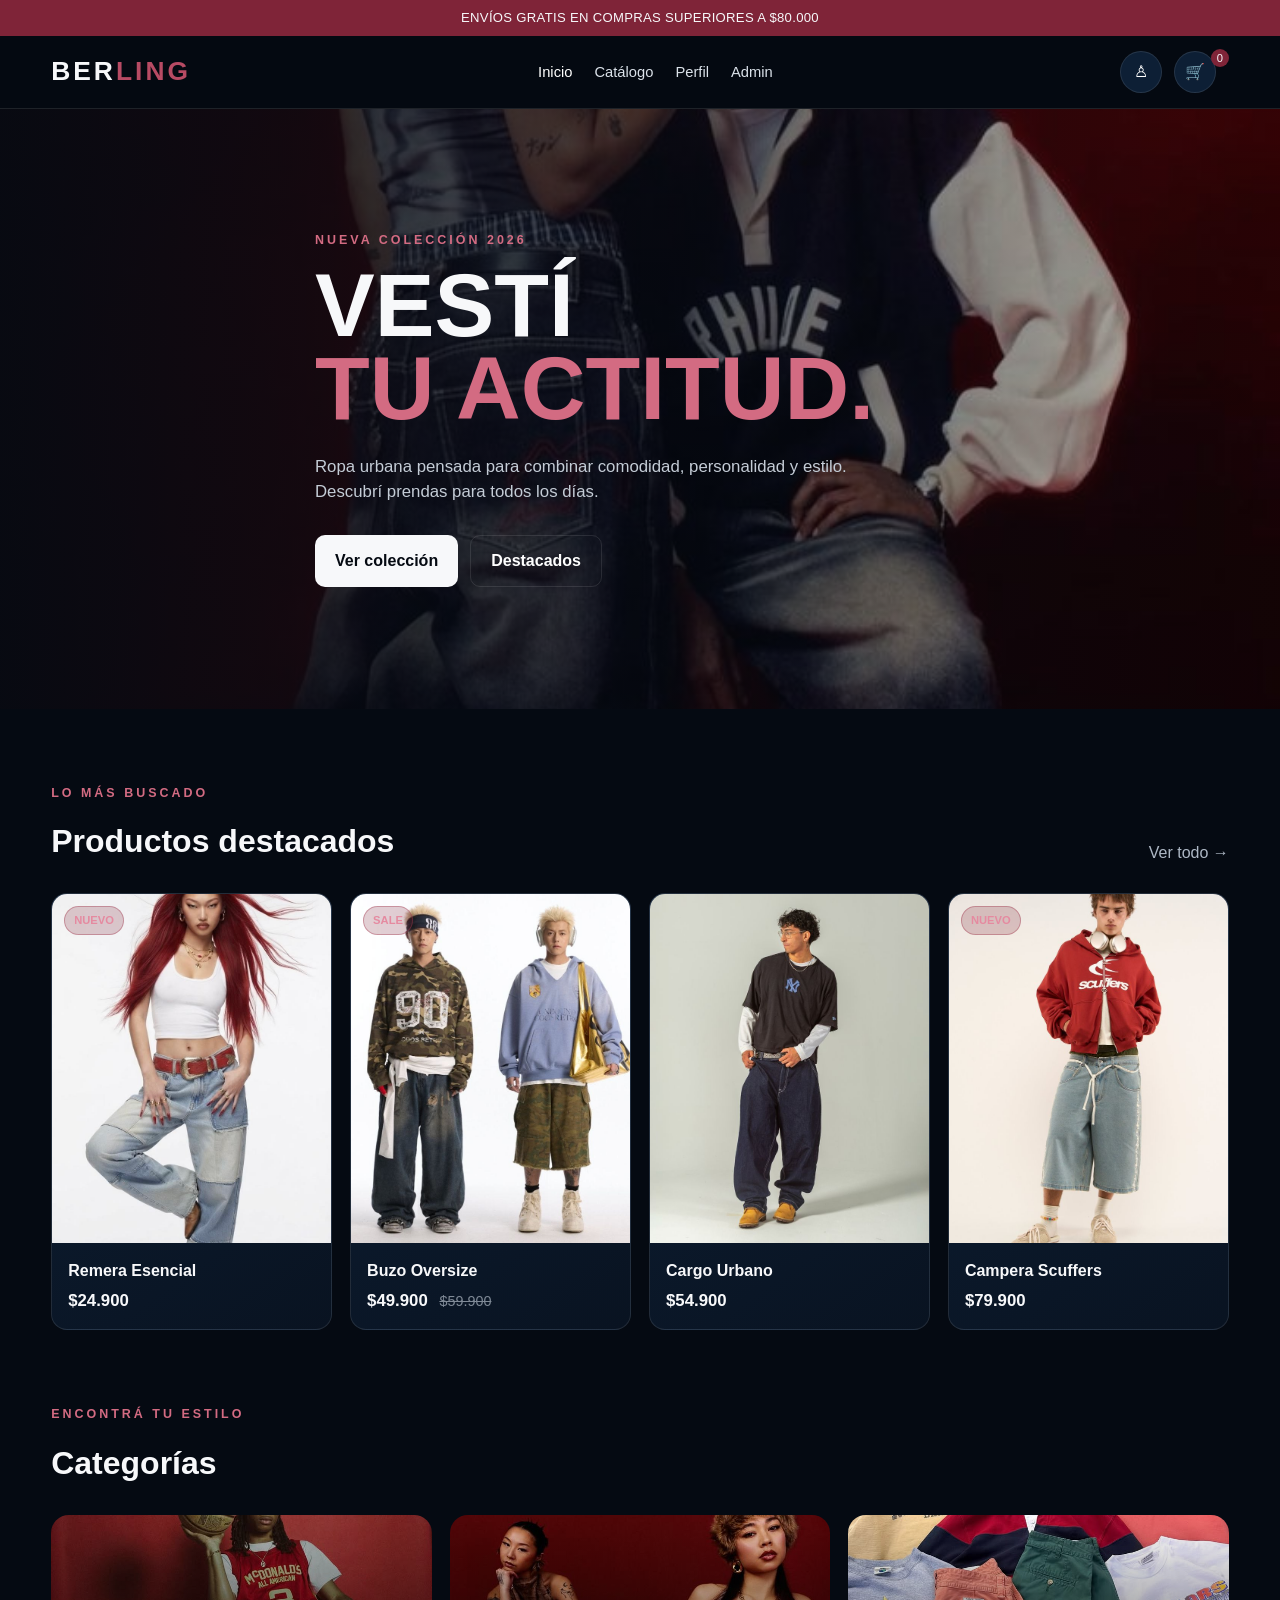
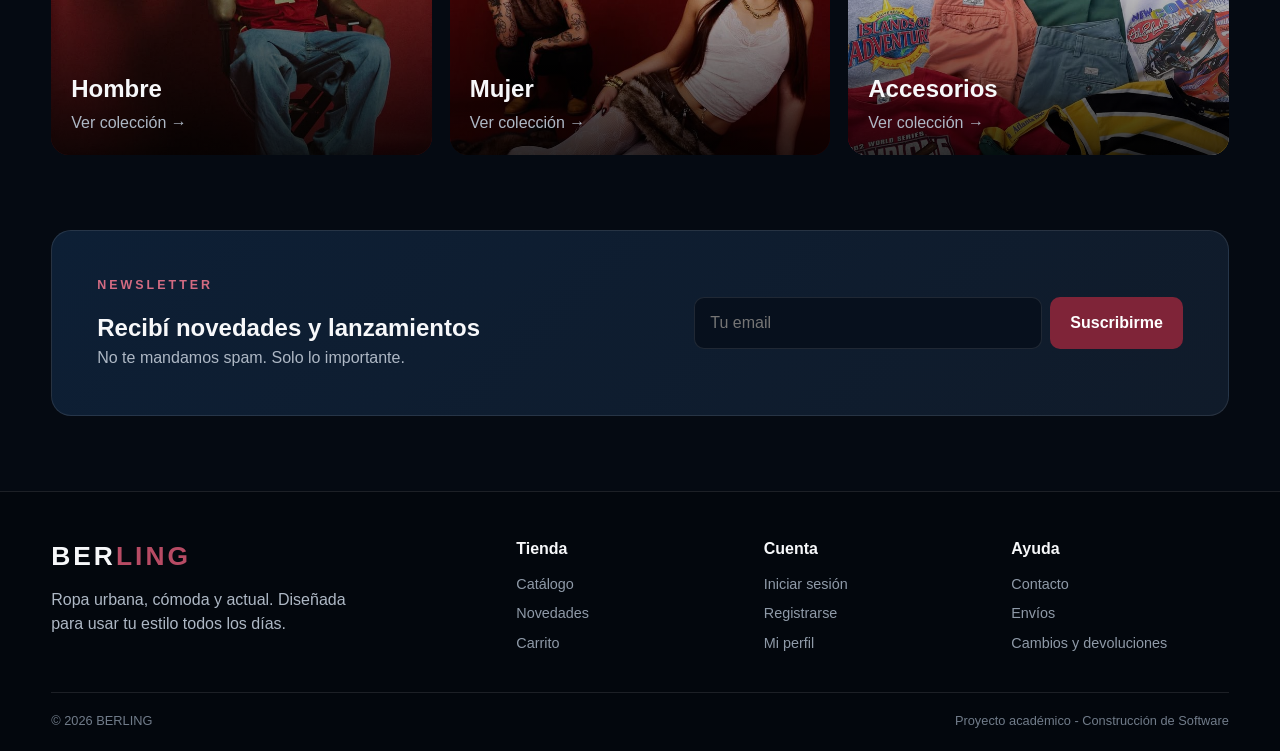
<file: index.html>
<!DOCTYPE html>
<html lang="es">
<head>
  <meta charset="UTF-8">
  <meta name="viewport" content="width=device-width, initial-scale=1.0">
  <meta name="description" content="BERLING - tienda online de ropa urbana">
  <title>Inicio | BERLING</title>
  <link rel="stylesheet" href="css/style.css">
</head>
<body>
  <div class="topbar">ENVÍOS GRATIS EN COMPRAS SUPERIORES A $80.000</div>
  <header>
    <div class="container nav">
      <a class="logo" href="index.html">BER<span>LING</span></a>
      <nav class="nav-links"><a class="active" href="index.html">Inicio</a><a class="" href="catalogo.html">Catálogo</a><a class="" href="perfil.html">Perfil</a><a class="" href="admin.html">Admin</a></nav>
      <div class="nav-actions">
        <a class="icon-btn" href="login.html" aria-label="Iniciar sesión">♙</a>
        <a class="icon-btn" href="carrito.html" aria-label="Carrito">🛒</a>
        <span class="cart-count" data-cart-count>0</span>
        <button class="icon-btn menu-btn" data-menu aria-label="Abrir menú">☰</button>
      </div>
    </div>
  </header>
  
<main>
<section class="hero">
  <div class="container hero-content">
    <div class="eyebrow">Nueva colección 2026</div>
    <h1>VESTÍ<br><span class="text-wine">TU ACTITUD.</span></h1>
    <p>Ropa urbana pensada para combinar comodidad, personalidad y estilo. Descubrí prendas para todos los días.</p>
    <div class="hero-buttons">
      <a class="btn btn-primary" href="catalogo.html">Ver colección</a>
      <a class="btn btn-outline" href="#destacados">Destacados</a>
    </div>
  </div>
</section>

<section class="section" id="destacados">
  <div class="container">
    <div class="section-head">
      <div><div class="eyebrow">Lo más buscado</div><h2 class="section-title">Productos destacados</h2></div>
      <a class="muted" href="catalogo.html">Ver todo →</a>
    </div>
    <div class="grid-4">
      <article class="card product-card">
        <span class="badge">NUEVO</span>
        <img class="product-img" src="imagenes/modelo7.jpg" alt="Remera urbana blanca">
        <div class="card-body"><div class="product-name">Remera Esencial</div><div class="price">$24.900</div></div>
      </article>
      <article class="card product-card">
        <span class="badge">SALE</span>
        <img class="product-img" src="imagenes/modelo3.jpg" alt="Buzo urbano">
        <div class="card-body"><div class="product-name">Buzo Oversize</div><div class="price">$49.900 <span class="old-price">$59.900</span></div></div>
      </article>
      <article class="card product-card">
        <img class="product-img" src="imagenes/modelo10.jpg" alt="Pantalón urbano">
        <div class="card-body"><div class="product-name">Cargo Urbano</div><div class="price">$54.900</div></div>
      </article>
      <article class="card product-card">
        <span class="badge">NUEVO</span>
        <img class="product-img" src="imagenes/modelo4.jpg" alt="Campera urbana">
        <div class="card-body"><div class="product-name">Campera Scuffers</div><div class="price">$79.900</div></div>
      </article>
    </div>
  </div>
</section>

<section class="section" style="padding-top:0">
  <div class="container">
    <div class="section-head"><div><div class="eyebrow">Encontrá tu estilo</div><h2 class="section-title">Categorías</h2></div></div>
    <div class="categories">
      <a class="category" style="background-image:url(imagenes/modelo12.jpg)" href="catalogo.html"><div class="category-content"><h3>Hombre</h3><span class="muted">Ver colección →</span></div></a>
      <a class="category" style="background-image:url(imagenes/modelos11.jpeg)" href="catalogo.html"><div class="category-content"><h3>Mujer</h3><span class="muted">Ver colección →</span></div></a>
      <a class="category" style="background-image:url(imagenes/accesorios.jpeg)" href="catalogo.html"><div class="category-content"><h3>Accesorios</h3><span class="muted">Ver colección →</span></div></a>
    </div>
  </div>
</section>

<section class="section" style="padding-top:0">
  <div class="container newsletter">
    <div><div class="eyebrow">Newsletter</div><h2>Recibí novedades y lanzamientos</h2><p class="muted">No te mandamos spam. Solo lo importante.</p></div>
    <form><input class="input" type="email" placeholder="Tu email" required><button class="btn btn-wine">Suscribirme</button></form>
  </div>
</section>
</main>

  <footer>
    <div class="container">
      <div class="footer-grid">
        <div><div class="logo">BER<span>LING</span></div><p class="muted" style="margin-top:12px;max-width:330px">Ropa urbana, cómoda y actual. Diseñada para usar tu estilo todos los días.</p></div>
        <div><div class="footer-title">Tienda</div><div class="footer-links"><a href="catalogo.html">Catálogo</a><a href="catalogo.html">Novedades</a><a href="carrito.html">Carrito</a></div></div>
        <div><div class="footer-title">Cuenta</div><div class="footer-links"><a href="login.html">Iniciar sesión</a><a href="registro.html">Registrarse</a><a href="perfil.html">Mi perfil</a></div></div>
        <div><div class="footer-title">Ayuda</div><div class="footer-links"><a href="#">Contacto</a><a href="#">Envíos</a><a href="#">Cambios y devoluciones</a></div></div>
      </div>
      <div class="footer-bottom"><span>© 2026 BERLING</span><span>Proyecto académico - Construcción de Software</span></div>
    </div>
  </footer>
  <script src="js/script.js"></script>
</body>
</html>
</file>
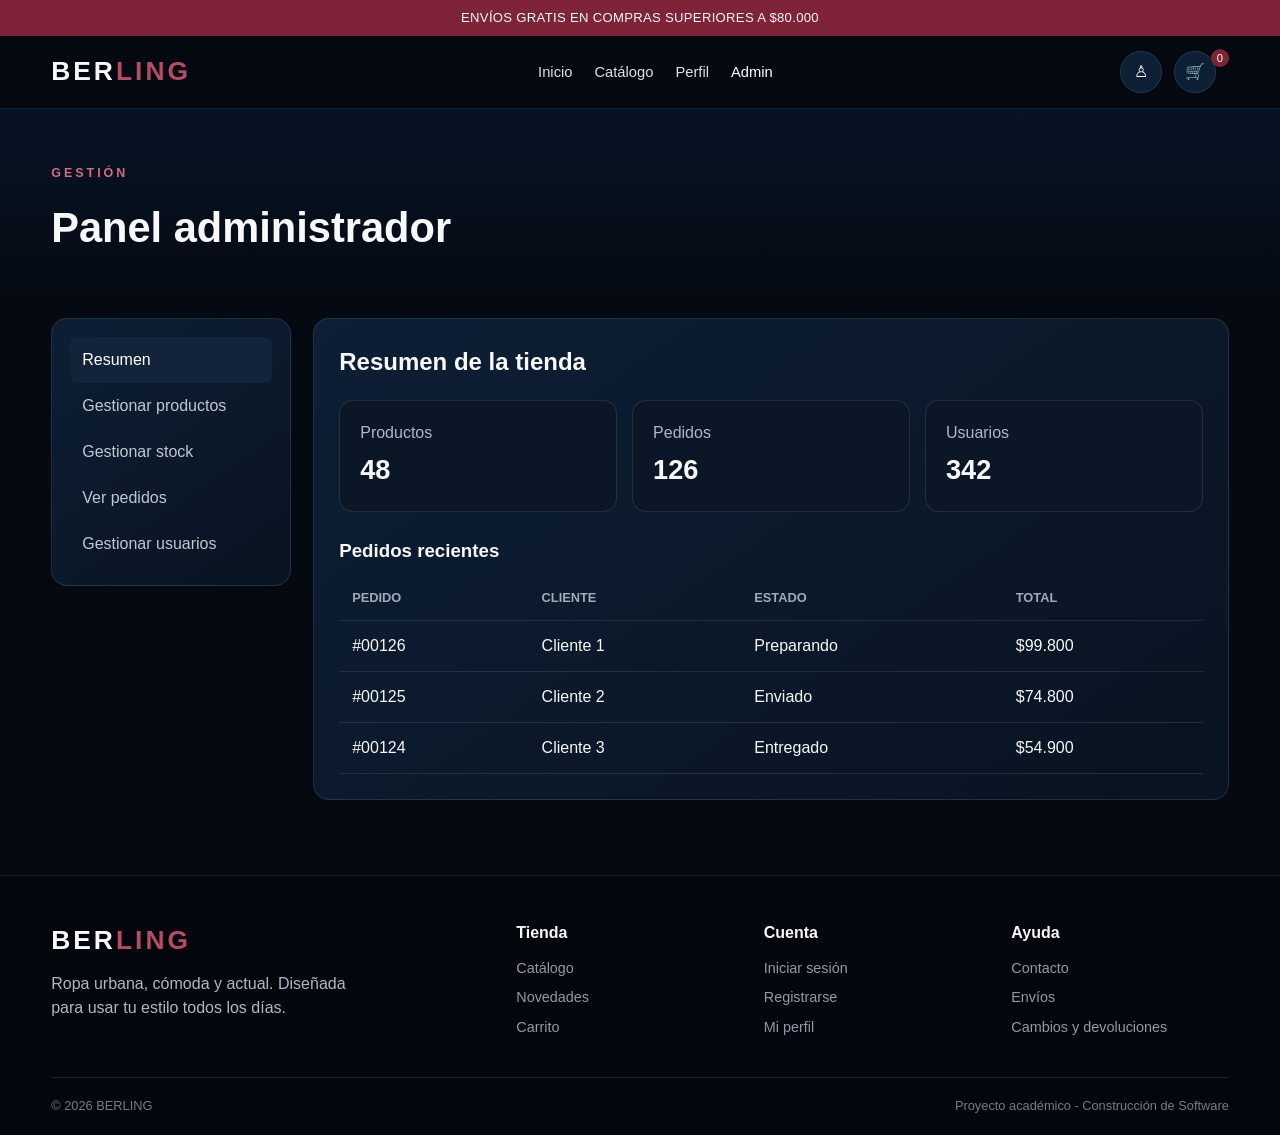
<file: admin.html>
<!DOCTYPE html>
<html lang="es">
<head>
  <meta charset="UTF-8">
  <meta name="viewport" content="width=device-width, initial-scale=1.0">
  <meta name="description" content="BERLING - tienda online de ropa urbana">
  <title>Administrador | BERLING</title>
  <link rel="stylesheet" href="css/style.css">
</head>
<body>
  <div class="topbar">ENVÍOS GRATIS EN COMPRAS SUPERIORES A $80.000</div>
  <header>
    <div class="container nav">
      <a class="logo" href="index.html">BER<span>LING</span></a>
      <nav class="nav-links"><a class="" href="index.html">Inicio</a><a class="" href="catalogo.html">Catálogo</a><a class="" href="perfil.html">Perfil</a><a class="active" href="admin.html">Admin</a></nav>
      <div class="nav-actions">
        <a class="icon-btn" href="login.html" aria-label="Iniciar sesión">♙</a>
        <a class="icon-btn" href="carrito.html" aria-label="Carrito">🛒</a>
        <span class="cart-count" data-cart-count>0</span>
        <button class="icon-btn menu-btn" data-menu aria-label="Abrir menú">☰</button>
      </div>
    </div>
  </header>
  
<main>
<section class="page-head"><div class="container"><div class="eyebrow">Gestión</div><h1>Panel administrador</h1></div></section>
<section class="section" style="padding-top:20px">
<div class="container admin-grid">
  <aside class="card sidebar"><a class="active" href="admin.html">Resumen</a><a href="#">Gestionar productos</a><a href="#">Gestionar stock</a><a href="#">Ver pedidos</a><a href="#">Gestionar usuarios</a></aside>
  <div class="card panel">
    <h2>Resumen de la tienda</h2>
    <div class="stat-grid" style="margin-top:20px">
      <div class="stat"><span class="muted">Productos</span><strong>48</strong></div>
      <div class="stat"><span class="muted">Pedidos</span><strong>126</strong></div>
      <div class="stat"><span class="muted">Usuarios</span><strong>342</strong></div>
    </div>
    <div class="table-wrap">
      <h3 style="margin-bottom:10px">Pedidos recientes</h3>
      <table><tr><th>Pedido</th><th>Cliente</th><th>Estado</th><th>Total</th></tr>
      <tr><td>#00126</td><td>Cliente 1</td><td>Preparando</td><td>$99.800</td></tr>
      <tr><td>#00125</td><td>Cliente 2</td><td>Enviado</td><td>$74.800</td></tr>
      <tr><td>#00124</td><td>Cliente 3</td><td>Entregado</td><td>$54.900</td></tr></table>
    </div>
  </div>
</div>
</section>
</main>

  <footer>
    <div class="container">
      <div class="footer-grid">
        <div><div class="logo">BER<span>LING</span></div><p class="muted" style="margin-top:12px;max-width:330px">Ropa urbana, cómoda y actual. Diseñada para usar tu estilo todos los días.</p></div>
        <div><div class="footer-title">Tienda</div><div class="footer-links"><a href="catalogo.html">Catálogo</a><a href="catalogo.html">Novedades</a><a href="carrito.html">Carrito</a></div></div>
        <div><div class="footer-title">Cuenta</div><div class="footer-links"><a href="login.html">Iniciar sesión</a><a href="registro.html">Registrarse</a><a href="perfil.html">Mi perfil</a></div></div>
        <div><div class="footer-title">Ayuda</div><div class="footer-links"><a href="#">Contacto</a><a href="#">Envíos</a><a href="#">Cambios y devoluciones</a></div></div>
      </div>
      <div class="footer-bottom"><span>© 2026 BERLING</span><span>Proyecto académico - Construcción de Software</span></div>
    </div>
  </footer>
  <script src="js/script.js"></script>
</body>
</html>
</file>
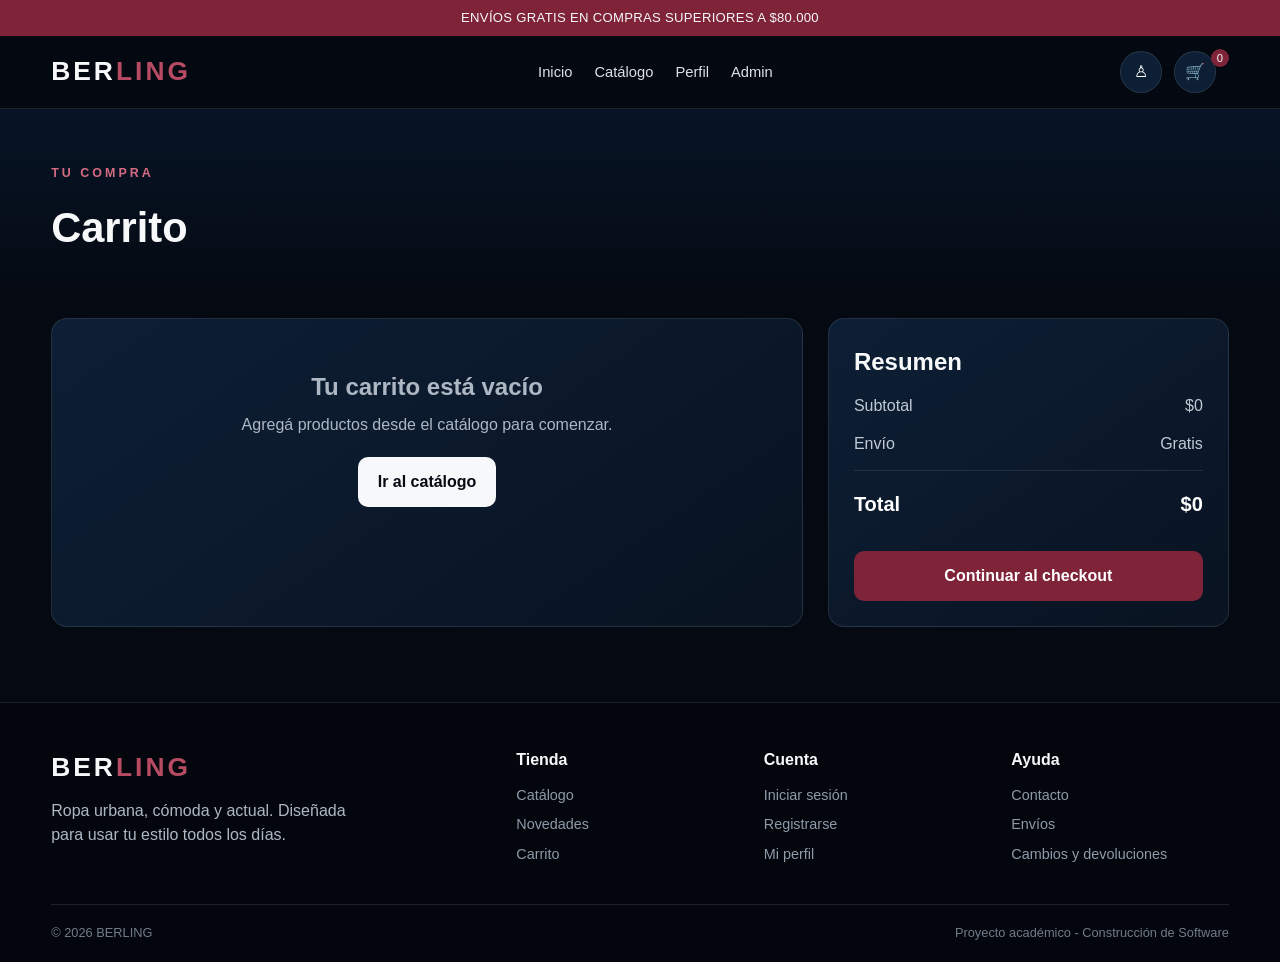
<file: carrito.html>
<!DOCTYPE html>
<html lang="es">
<head>
  <meta charset="UTF-8">
  <meta name="viewport" content="width=device-width, initial-scale=1.0">
  <meta name="description" content="BERLING - tienda online de ropa urbana">
  <title>Carrito | BERLING</title>
  <link rel="stylesheet" href="css/style.css">
</head>
<body>
  <div class="topbar">ENVÍOS GRATIS EN COMPRAS SUPERIORES A $80.000</div>
  <header>
    <div class="container nav">
      <a class="logo" href="index.html">BER<span>LING</span></a>
      <nav class="nav-links"><a class="" href="index.html">Inicio</a><a class="" href="catalogo.html">Catálogo</a><a class="" href="perfil.html">Perfil</a><a class="" href="admin.html">Admin</a></nav>
      <div class="nav-actions">
        <a class="icon-btn" href="login.html" aria-label="Iniciar sesión">♙</a>
        <a class="icon-btn" href="carrito.html" aria-label="Carrito">🛒</a>
        <span class="cart-count" data-cart-count>0</span>
        <button class="icon-btn menu-btn" data-menu aria-label="Abrir menú">☰</button>
      </div>
    </div>
  </header>
  
<main>
<section class="page-head"><div class="container"><div class="eyebrow">Tu compra</div><h1>Carrito</h1></div></section>
<section class="section" style="padding-top:20px">
<div class="container cart-layout">
  <div class="card">
    <div data-cart></div>
    <div class="empty" data-empty-cart>
      <h2>Tu carrito está vacío</h2>
      <p style="margin:8px 0 20px">Agregá productos desde el catálogo para comenzar.</p>
      <a class="btn btn-primary" href="catalogo.html">Ir al catálogo</a>
    </div>
  </div>
  <aside class="card summary">
    <h2>Resumen</h2>
    <div class="summary-row"><span>Subtotal</span><span data-subtotal>$0</span></div>
    <div class="summary-row"><span>Envío</span><span data-shipping>Gratis</span></div>
    <div class="summary-row summary-total"><span>Total</span><span data-total>$0</span></div>
    <a href="login.html" class="btn btn-wine" style="width:100%;margin-top:18px">Continuar al checkout</a>
  </aside>
</div>
</section>
</main>

  <footer>
    <div class="container">
      <div class="footer-grid">
        <div><div class="logo">BER<span>LING</span></div><p class="muted" style="margin-top:12px;max-width:330px">Ropa urbana, cómoda y actual. Diseñada para usar tu estilo todos los días.</p></div>
        <div><div class="footer-title">Tienda</div><div class="footer-links"><a href="catalogo.html">Catálogo</a><a href="catalogo.html">Novedades</a><a href="carrito.html">Carrito</a></div></div>
        <div><div class="footer-title">Cuenta</div><div class="footer-links"><a href="login.html">Iniciar sesión</a><a href="registro.html">Registrarse</a><a href="perfil.html">Mi perfil</a></div></div>
        <div><div class="footer-title">Ayuda</div><div class="footer-links"><a href="#">Contacto</a><a href="#">Envíos</a><a href="#">Cambios y devoluciones</a></div></div>
      </div>
      <div class="footer-bottom"><span>© 2026 BERLING</span><span>Proyecto académico - Construcción de Software</span></div>
    </div>
  </footer>
  <script src="js/script.js"></script>
</body>
</html>
</file>
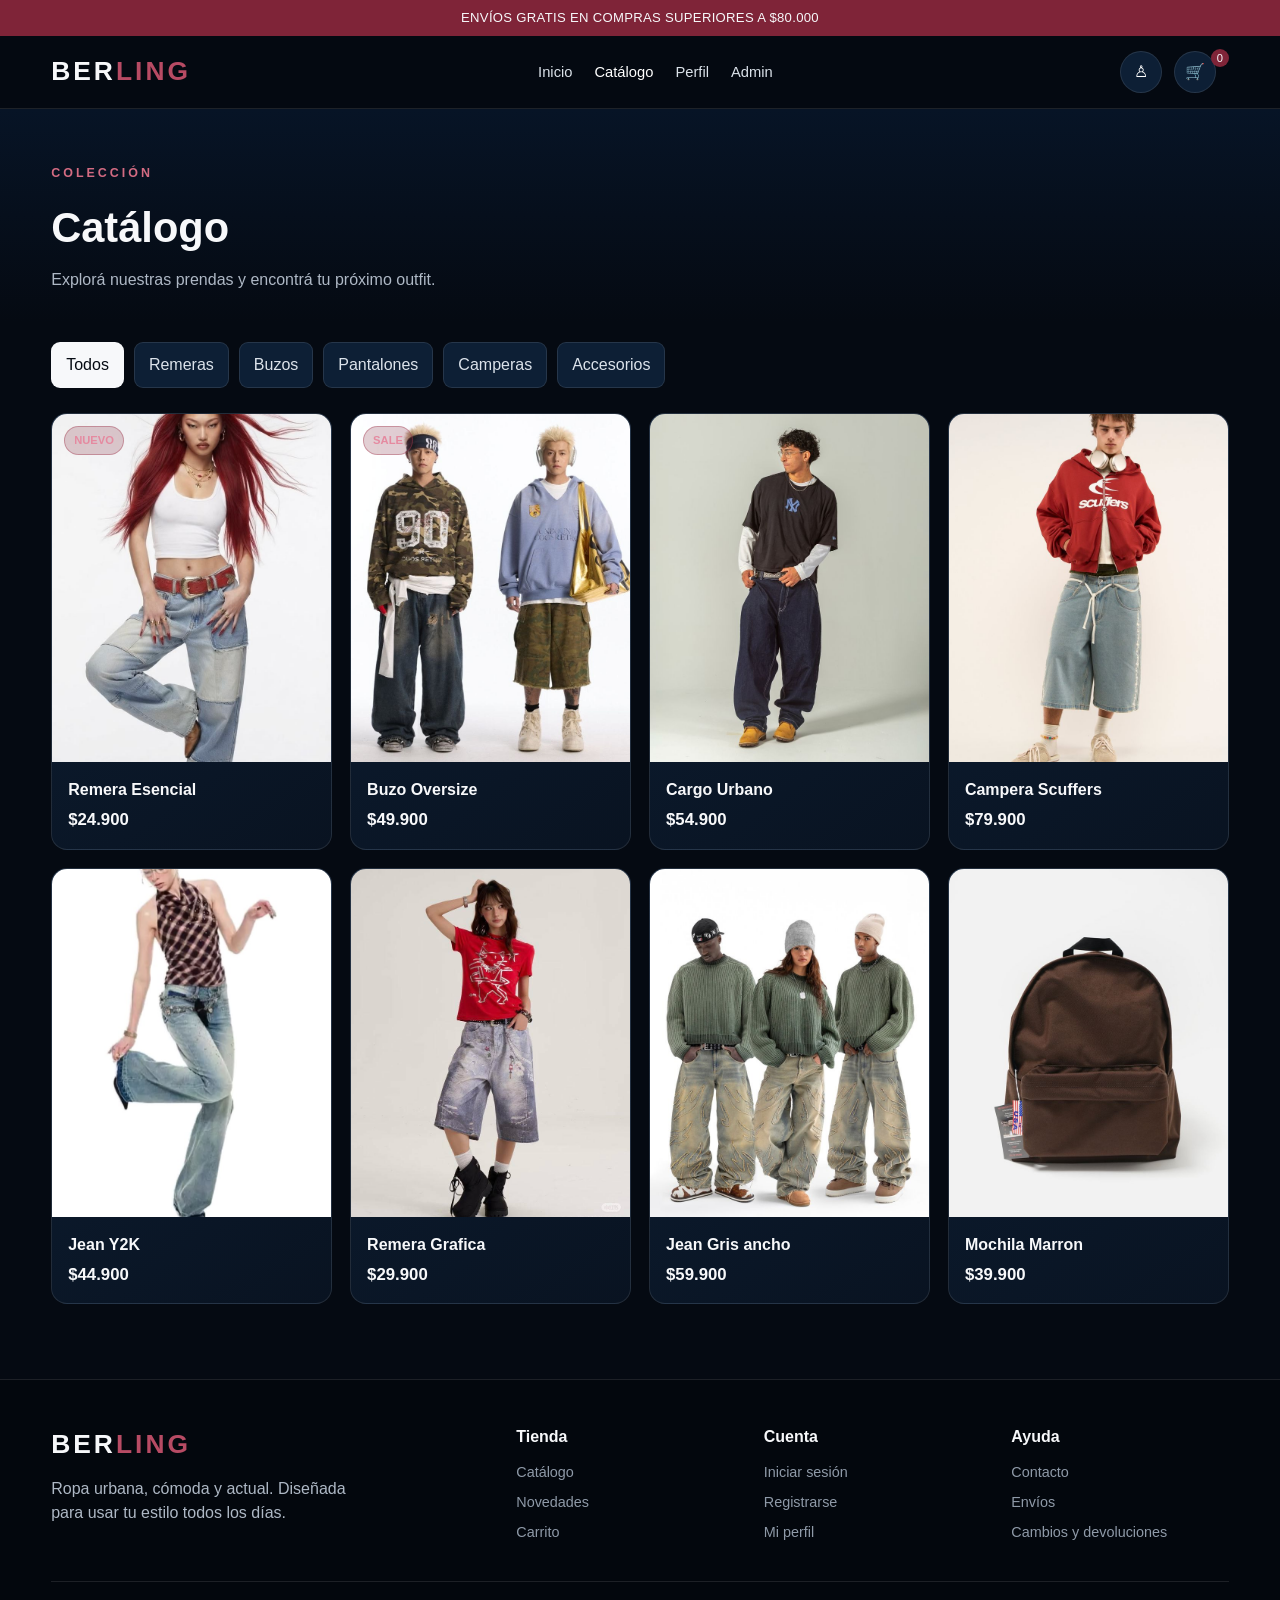
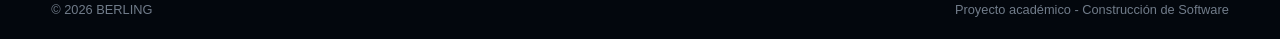
<file: catalogo.html>
<!DOCTYPE html>
<html lang="es">
<head>
  <meta charset="UTF-8">
  <meta name="viewport" content="width=device-width, initial-scale=1.0">
  <meta name="description" content="BERLING - tienda online de ropa urbana">
  <title>Catálogo | BERLING</title>
  <link rel="stylesheet" href="css/style.css">
</head>
<body>
  <div class="topbar">ENVÍOS GRATIS EN COMPRAS SUPERIORES A $80.000</div>
  <header>
    <div class="container nav">
      <a class="logo" href="index.html">BER<span>LING</span></a>
      <nav class="nav-links"><a class="" href="index.html">Inicio</a><a class="active" href="catalogo.html">Catálogo</a><a class="" href="perfil.html">Perfil</a><a class="" href="admin.html">Admin</a></nav>
      <div class="nav-actions">
        <a class="icon-btn" href="login.html" aria-label="Iniciar sesión">♙</a>
        <a class="icon-btn" href="carrito.html" aria-label="Carrito">🛒</a>
        <span class="cart-count" data-cart-count>0</span>
        <button class="icon-btn menu-btn" data-menu aria-label="Abrir menú">☰</button>
      </div>
    </div>
  </header>
  
<main>
<section class="page-head"><div class="container"><div class="eyebrow">Colección</div><h1>Catálogo</h1><p class="muted">Explorá nuestras prendas y encontrá tu próximo outfit.</p></div></section>
<section class="section" style="padding-top:20px">
<div class="container">
  <div class="filters">
    <button class="filter active">Todos</button><button class="filter">Remeras</button><button class="filter">Buzos</button><button class="filter">Pantalones</button><button class="filter">Camperas</button><button class="filter">Accesorios</button>
  </div>
  <div class="grid-4">
    <a class="card product-card" href="producto.html"><span class="badge">NUEVO</span><img class="product-img" src="imagenes/modelo7.jpg" alt="Remera Essential"><div class="card-body"><div class="product-name">Remera Esencial</div><div class="price">$24.900</div></div></a>
    <article class="card product-card"><span class="badge">SALE</span><img class="product-img" src="imagenes/modelo3.jpg" alt="Buzo Oversize"><div class="card-body"><div class="product-name">Buzo Oversize</div><div class="price">$49.900</div></div></article>
    <article class="card product-card"><img class="product-img" src="imagenes/modelo10.jpg" alt="Cargo Street"><div class="card-body"><div class="product-name">Cargo Urbano</div><div class="price">$54.900</div></div></article>
    <article class="card product-card"><img class="product-img" src="imagenes/modelo4.jpg" alt="Campera Varsity"><div class="card-body"><div class="product-name">Campera Scuffers</div><div class="price">$79.900</div></div></article>
    <article class="card product-card"><img class="product-img" src="imagenes/modelo8.jpg" alt="Hoodie"><div class="card-body"><div class="product-name">Jean Y2K</div><div class="price">$44.900</div></div></article>
    <article class="card product-card"><img class="product-img" src="imagenes/modelo9.jpg" alt="Remera gráfica"><div class="card-body"><div class="product-name">Remera Grafica</div><div class="price">$29.900</div></div></article>
    <article class="card product-card"><img class="product-img" src="imagenes/modelos2.jpg" alt="Jean"><div class="card-body"><div class="product-name">Jean Gris ancho</div><div class="price">$59.900</div></div></article>
    <article class="card product-card"><img class="product-img" src="imagenes/mochilalol.jpeg" alt="Mochila urbana"><div class="card-body"><div class="product-name">Mochila Marron</div><div class="price">$39.900</div></div></article>
  </div>
</div>
</section>
</main>

  <footer>
    <div class="container">
      <div class="footer-grid">
        <div><div class="logo">BER<span>LING</span></div><p class="muted" style="margin-top:12px;max-width:330px">Ropa urbana, cómoda y actual. Diseñada para usar tu estilo todos los días.</p></div>
        <div><div class="footer-title">Tienda</div><div class="footer-links"><a href="catalogo.html">Catálogo</a><a href="catalogo.html">Novedades</a><a href="carrito.html">Carrito</a></div></div>
        <div><div class="footer-title">Cuenta</div><div class="footer-links"><a href="login.html">Iniciar sesión</a><a href="registro.html">Registrarse</a><a href="perfil.html">Mi perfil</a></div></div>
        <div><div class="footer-title">Ayuda</div><div class="footer-links"><a href="#">Contacto</a><a href="#">Envíos</a><a href="#">Cambios y devoluciones</a></div></div>
      </div>
      <div class="footer-bottom"><span>© 2026 BERLING</span><span>Proyecto académico - Construcción de Software</span></div>
    </div>
  </footer>
  <script src="js/script.js"></script>
</body>
</html>
</file>
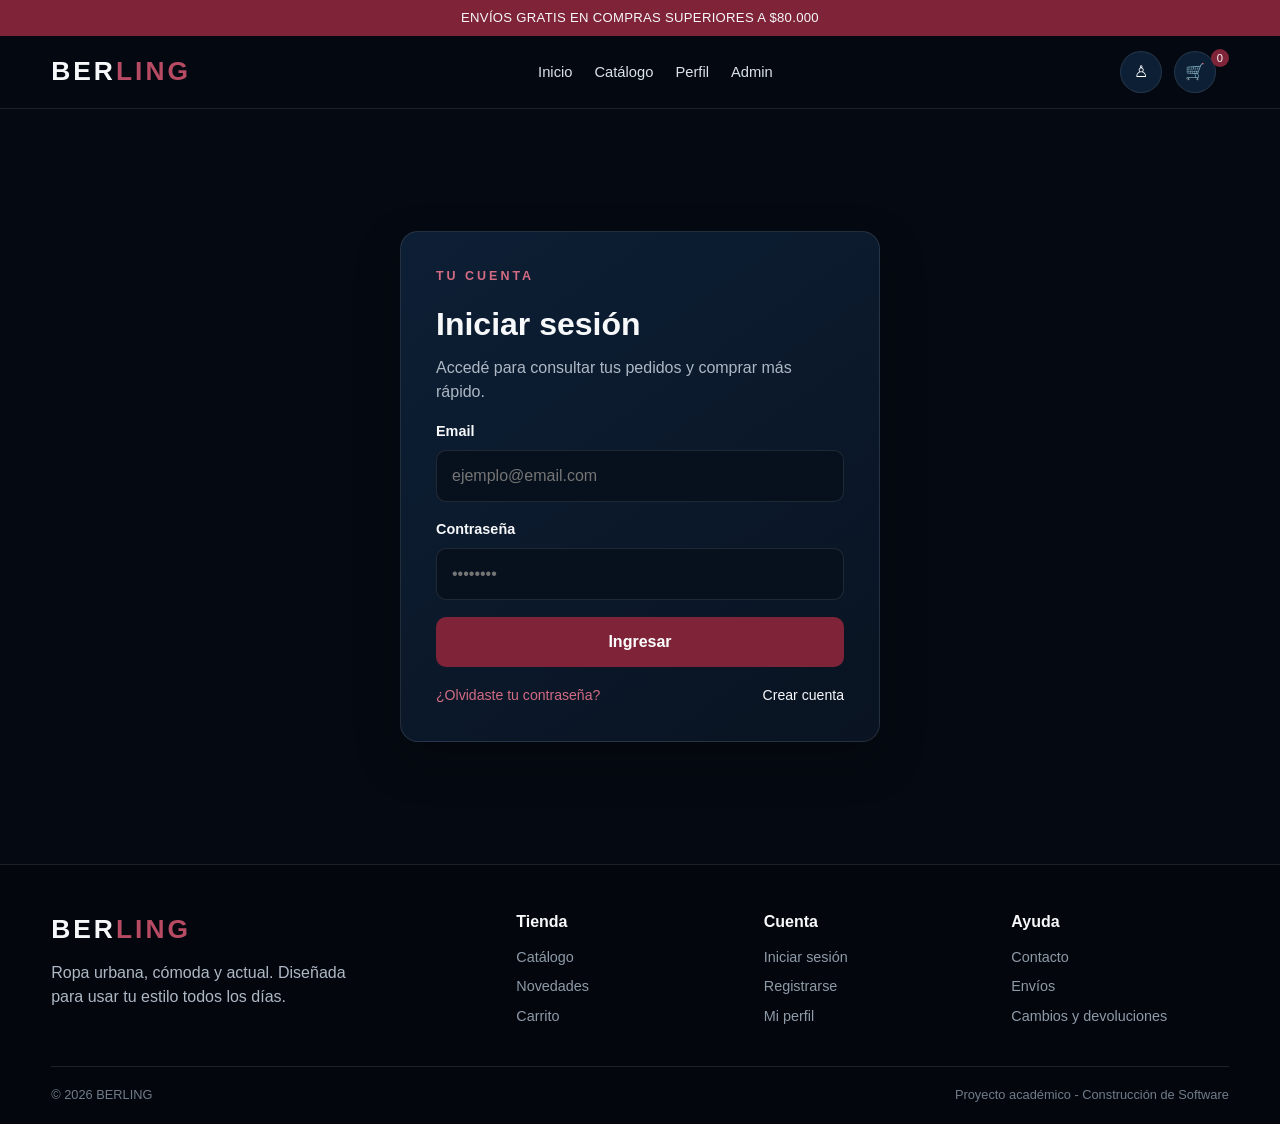
<file: login.html>
<!DOCTYPE html>
<html lang="es">
<head>
  <meta charset="UTF-8">
  <meta name="viewport" content="width=device-width, initial-scale=1.0">
  <meta name="description" content="BERLING - tienda online de ropa urbana">
  <title>Iniciar sesión | BERLING</title>
  <link rel="stylesheet" href="css/style.css">
</head>
<body>
  <div class="topbar">ENVÍOS GRATIS EN COMPRAS SUPERIORES A $80.000</div>
  <header>
    <div class="container nav">
      <a class="logo" href="index.html">BER<span>LING</span></a>
      <nav class="nav-links"><a class="" href="index.html">Inicio</a><a class="" href="catalogo.html">Catálogo</a><a class="" href="perfil.html">Perfil</a><a class="" href="admin.html">Admin</a></nav>
      <div class="nav-actions">
        <a class="icon-btn" href="login.html" aria-label="Iniciar sesión">♙</a>
        <a class="icon-btn" href="carrito.html" aria-label="Carrito">🛒</a>
        <span class="cart-count" data-cart-count>0</span>
        <button class="icon-btn menu-btn" data-menu aria-label="Abrir menú">☰</button>
      </div>
    </div>
  </header>
  
<main class="form-page">
<div class="form-card">
  <div class="eyebrow">Tu cuenta</div>
  <h1>Iniciar sesión</h1>
  <p class="muted">Accedé para consultar tus pedidos y comprar más rápido.</p>
  <form>
    <div class="form-group"><label>Email</label><input class="input" type="email" placeholder="ejemplo@email.com" required></div>
    <div class="form-group"><label>Contraseña</label><input class="input" type="password" placeholder="••••••••" required></div>
    <button class="btn btn-wine" style="width:100%">Ingresar</button>
  </form>
  <div class="form-links"><a class="text-wine" href="#">¿Olvidaste tu contraseña?</a><a href="registro.html">Crear cuenta</a></div>
</div>
</main>

  <footer>
    <div class="container">
      <div class="footer-grid">
        <div><div class="logo">BER<span>LING</span></div><p class="muted" style="margin-top:12px;max-width:330px">Ropa urbana, cómoda y actual. Diseñada para usar tu estilo todos los días.</p></div>
        <div><div class="footer-title">Tienda</div><div class="footer-links"><a href="catalogo.html">Catálogo</a><a href="catalogo.html">Novedades</a><a href="carrito.html">Carrito</a></div></div>
        <div><div class="footer-title">Cuenta</div><div class="footer-links"><a href="login.html">Iniciar sesión</a><a href="registro.html">Registrarse</a><a href="perfil.html">Mi perfil</a></div></div>
        <div><div class="footer-title">Ayuda</div><div class="footer-links"><a href="#">Contacto</a><a href="#">Envíos</a><a href="#">Cambios y devoluciones</a></div></div>
      </div>
      <div class="footer-bottom"><span>© 2026 BERLING</span><span>Proyecto académico - Construcción de Software</span></div>
    </div>
  </footer>
  <script src="js/script.js"></script>
</body>
</html>
</file>
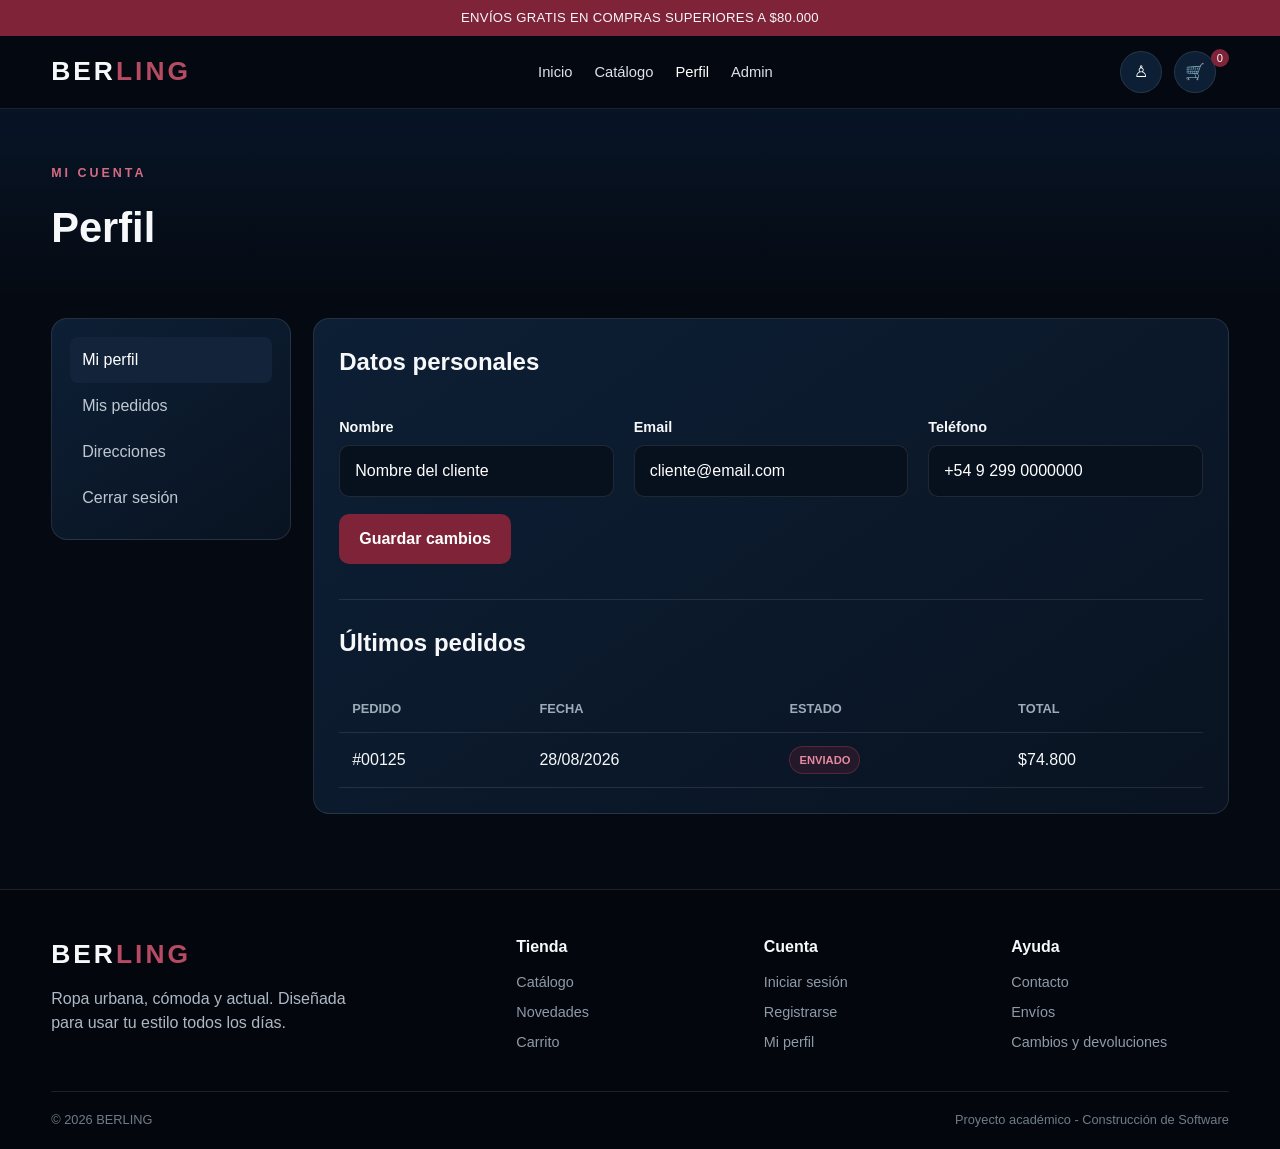
<file: perfil.html>
<!DOCTYPE html>
<html lang="es">
<head>
  <meta charset="UTF-8">
  <meta name="viewport" content="width=device-width, initial-scale=1.0">
  <meta name="description" content="BERLING - tienda online de ropa urbana">
  <title>Perfil | BERLING</title>
  <link rel="stylesheet" href="css/style.css">
</head>
<body>
  <div class="topbar">ENVÍOS GRATIS EN COMPRAS SUPERIORES A $80.000</div>
  <header>
    <div class="container nav">
      <a class="logo" href="index.html">BER<span>LING</span></a>
      <nav class="nav-links"><a class="" href="index.html">Inicio</a><a class="" href="catalogo.html">Catálogo</a><a class="active" href="perfil.html">Perfil</a><a class="" href="admin.html">Admin</a></nav>
      <div class="nav-actions">
        <a class="icon-btn" href="login.html" aria-label="Iniciar sesión">♙</a>
        <a class="icon-btn" href="carrito.html" aria-label="Carrito">🛒</a>
        <span class="cart-count" data-cart-count>0</span>
        <button class="icon-btn menu-btn" data-menu aria-label="Abrir menú">☰</button>
      </div>
    </div>
  </header>
  
<main>
<section class="page-head"><div class="container"><div class="eyebrow">Mi cuenta</div><h1>Perfil</h1></div></section>
<section class="section" style="padding-top:20px">
<div class="container profile-grid">
  <aside class="card sidebar"><a class="active" href="perfil.html">Mi perfil</a><a href="#">Mis pedidos</a><a href="#">Direcciones</a><a href="#">Cerrar sesión</a></aside>
  <div class="card panel">
    <h2>Datos personales</h2>
    <div class="grid-3" style="margin-top:20px">
      <div class="form-group"><label>Nombre</label><input class="input" value="Nombre del cliente"></div>
      <div class="form-group"><label>Email</label><input class="input" value="cliente@email.com"></div>
      <div class="form-group"><label>Teléfono</label><input class="input" value="+54 9 299 0000000"></div>
    </div>
    <button class="btn btn-wine">Guardar cambios</button>
    <div style="margin-top:35px;padding-top:25px;border-top:1px solid var(--border)">
      <h2>Últimos pedidos</h2>
      <div class="table-wrap"><table><tr><th>Pedido</th><th>Fecha</th><th>Estado</th><th>Total</th></tr><tr><td>#00125</td><td>28/08/2026</td><td><span class="badge">ENVIADO</span></td><td>$74.800</td></tr></table></div>
    </div>
  </div>
</div>
</section>
</main>

  <footer>
    <div class="container">
      <div class="footer-grid">
        <div><div class="logo">BER<span>LING</span></div><p class="muted" style="margin-top:12px;max-width:330px">Ropa urbana, cómoda y actual. Diseñada para usar tu estilo todos los días.</p></div>
        <div><div class="footer-title">Tienda</div><div class="footer-links"><a href="catalogo.html">Catálogo</a><a href="catalogo.html">Novedades</a><a href="carrito.html">Carrito</a></div></div>
        <div><div class="footer-title">Cuenta</div><div class="footer-links"><a href="login.html">Iniciar sesión</a><a href="registro.html">Registrarse</a><a href="perfil.html">Mi perfil</a></div></div>
        <div><div class="footer-title">Ayuda</div><div class="footer-links"><a href="#">Contacto</a><a href="#">Envíos</a><a href="#">Cambios y devoluciones</a></div></div>
      </div>
      <div class="footer-bottom"><span>© 2026 BERLING</span><span>Proyecto académico - Construcción de Software</span></div>
    </div>
  </footer>
  <script src="js/script.js"></script>
</body>
</html>
</file>
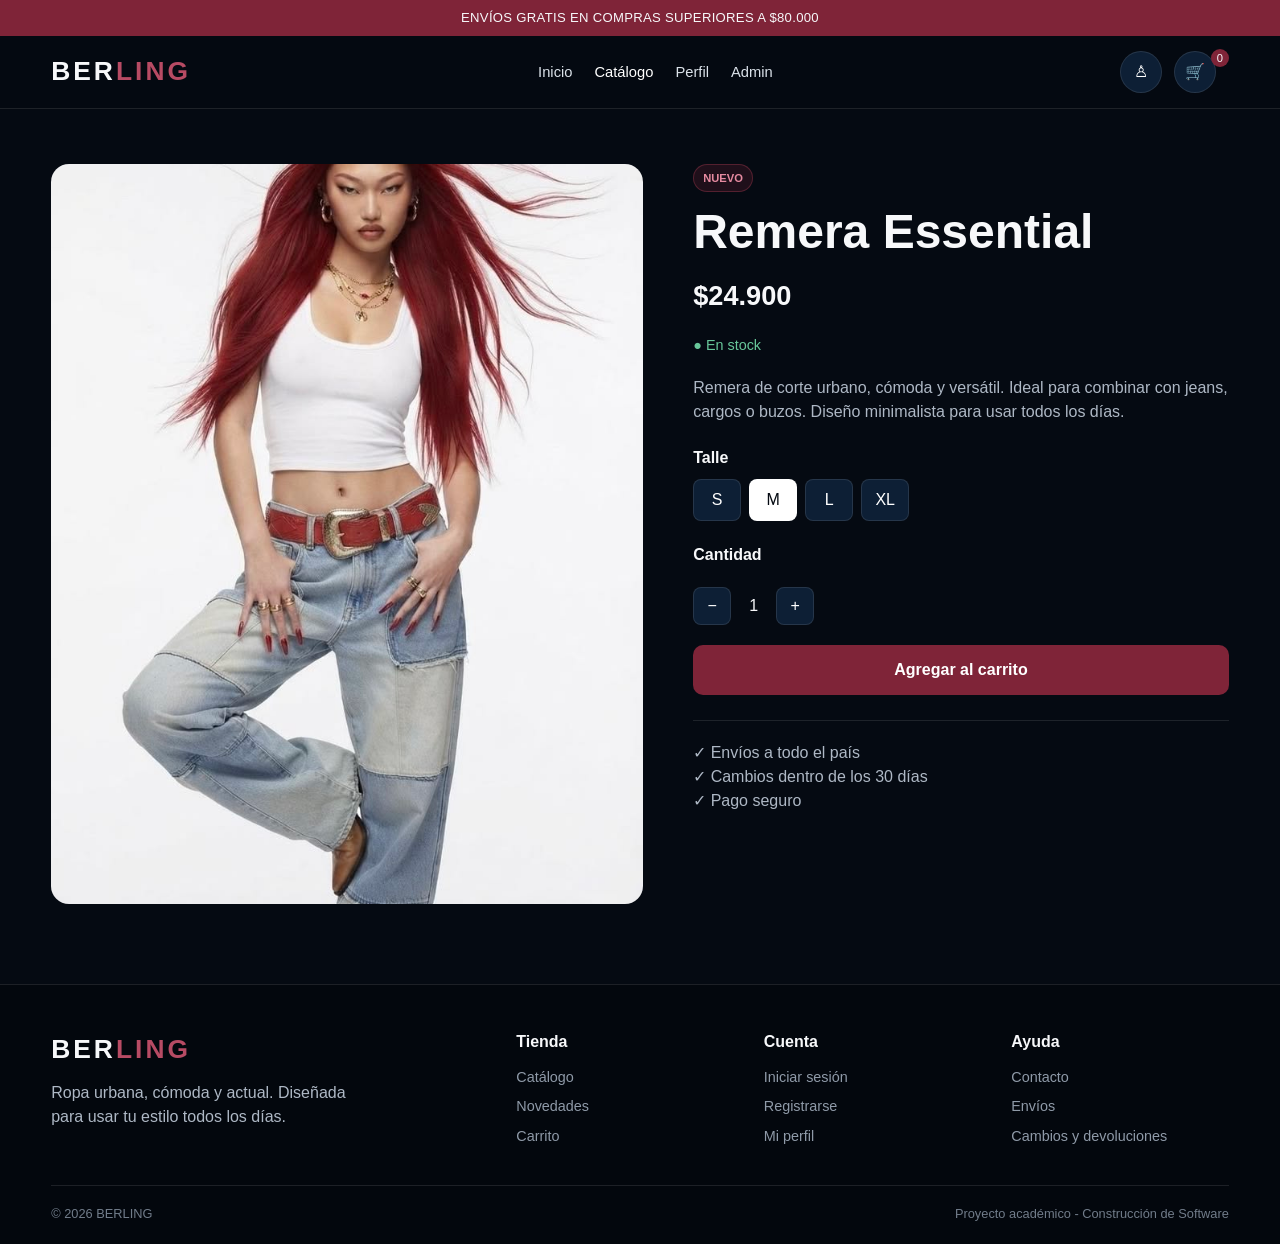
<file: producto.html>
<!DOCTYPE html>
<html lang="es">
<head>
  <meta charset="UTF-8">
  <meta name="viewport" content="width=device-width, initial-scale=1.0">
  <meta name="description" content="BERLING - tienda online de ropa urbana">
  <title>Producto | BERLING</title>
  <link rel="stylesheet" href="css/style.css">
</head>
<body>
  <div class="topbar">ENVÍOS GRATIS EN COMPRAS SUPERIORES A $80.000</div>
  <header>
    <div class="container nav">
      <a class="logo" href="index.html">BER<span>LING</span></a>
      <nav class="nav-links"><a class="" href="index.html">Inicio</a><a class="active" href="catalogo.html">Catálogo</a><a class="" href="perfil.html">Perfil</a><a class="" href="admin.html">Admin</a></nav>
      <div class="nav-actions">
        <a class="icon-btn" href="login.html" aria-label="Iniciar sesión">♙</a>
        <a class="icon-btn" href="carrito.html" aria-label="Carrito">🛒</a>
        <span class="cart-count" data-cart-count>0</span>
        <button class="icon-btn menu-btn" data-menu aria-label="Abrir menú">☰</button>
      </div>
    </div>
  </header>
  
<main>
<div class="container product-detail">
  <div><img class="detail-img" src="imagenes/modelo7.jpg" alt="Remera Essential"></div>
  <div class="detail-info">
    <span class="badge">NUEVO</span>
    <h1>Remera Essential</h1>
    <div class="detail-price">$24.900</div>
    <div class="stock">● En stock</div>
    <p class="detail-description">Remera de corte urbano, cómoda y versátil. Ideal para combinar con jeans, cargos o buzos. Diseño minimalista para usar todos los días.</p>
    <label class="option-label">Talle</label>
    <div class="size-grid"><button class="size">S</button><button class="size selected">M</button><button class="size">L</button><button class="size">XL</button></div>
    <label class="option-label">Cantidad</label>
    <div class="qty"><button>−</button><span>1</span><button>+</button></div>
    <button class="btn btn-wine" style="width:100%" data-add data-name="Remera Essential" data-price="24900" data-size="M" data-image="imagenes/modelo7.jpg">Agregar al carrito</button>
    <div style="margin-top:25px;padding-top:20px;border-top:1px solid var(--border)" class="muted">
      ✓ Envíos a todo el país<br>✓ Cambios dentro de los 30 días<br>✓ Pago seguro
    </div>
  </div>
</div>
</main>

  <footer>
    <div class="container">
      <div class="footer-grid">
        <div><div class="logo">BER<span>LING</span></div><p class="muted" style="margin-top:12px;max-width:330px">Ropa urbana, cómoda y actual. Diseñada para usar tu estilo todos los días.</p></div>
        <div><div class="footer-title">Tienda</div><div class="footer-links"><a href="catalogo.html">Catálogo</a><a href="catalogo.html">Novedades</a><a href="carrito.html">Carrito</a></div></div>
        <div><div class="footer-title">Cuenta</div><div class="footer-links"><a href="login.html">Iniciar sesión</a><a href="registro.html">Registrarse</a><a href="perfil.html">Mi perfil</a></div></div>
        <div><div class="footer-title">Ayuda</div><div class="footer-links"><a href="#">Contacto</a><a href="#">Envíos</a><a href="#">Cambios y devoluciones</a></div></div>
      </div>
      <div class="footer-bottom"><span>© 2026 BERLING</span><span>Proyecto académico - Construcción de Software</span></div>
    </div>
  </footer>
  <script src="js/script.js"></script>
</body>
</html>
</file>
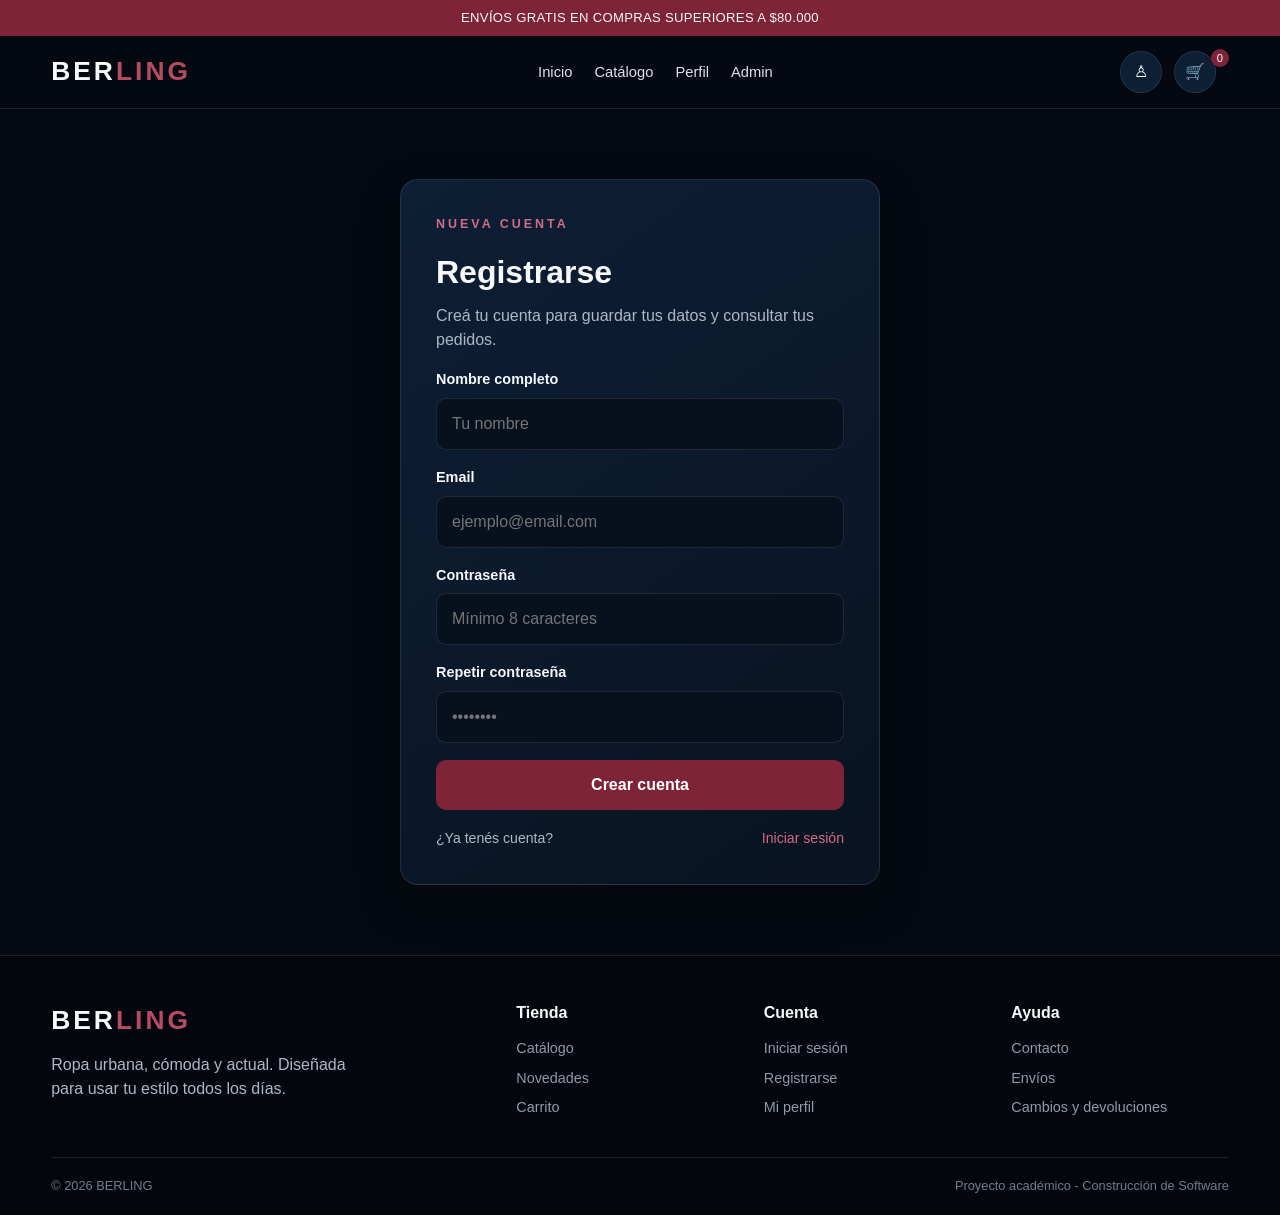
<file: registro.html>
<!DOCTYPE html>
<html lang="es">
<head>
  <meta charset="UTF-8">
  <meta name="viewport" content="width=device-width, initial-scale=1.0">
  <meta name="description" content="BERLING - tienda online de ropa urbana">
  <title>Registro | BERLING</title>
  <link rel="stylesheet" href="css/style.css">
</head>
<body>
  <div class="topbar">ENVÍOS GRATIS EN COMPRAS SUPERIORES A $80.000</div>
  <header>
    <div class="container nav">
      <a class="logo" href="index.html">BER<span>LING</span></a>
      <nav class="nav-links"><a class="" href="index.html">Inicio</a><a class="" href="catalogo.html">Catálogo</a><a class="" href="perfil.html">Perfil</a><a class="" href="admin.html">Admin</a></nav>
      <div class="nav-actions">
        <a class="icon-btn" href="login.html" aria-label="Iniciar sesión">♙</a>
        <a class="icon-btn" href="carrito.html" aria-label="Carrito">🛒</a>
        <span class="cart-count" data-cart-count>0</span>
        <button class="icon-btn menu-btn" data-menu aria-label="Abrir menú">☰</button>
      </div>
    </div>
  </header>
  
<main class="form-page">
<div class="form-card">
  <div class="eyebrow">Nueva cuenta</div>
  <h1>Registrarse</h1>
  <p class="muted">Creá tu cuenta para guardar tus datos y consultar tus pedidos.</p>
  <form>
    <div class="form-group"><label>Nombre completo</label><input class="input" type="text" placeholder="Tu nombre" required></div>
    <div class="form-group"><label>Email</label><input class="input" type="email" placeholder="ejemplo@email.com" required></div>
    <div class="form-group"><label>Contraseña</label><input class="input" type="password" placeholder="Mínimo 8 caracteres" required></div>
    <div class="form-group"><label>Repetir contraseña</label><input class="input" type="password" placeholder="••••••••" required></div>
    <button class="btn btn-wine" style="width:100%">Crear cuenta</button>
  </form>
  <div class="form-links"><span class="muted">¿Ya tenés cuenta?</span><a class="text-wine" href="login.html">Iniciar sesión</a></div>
</div>
</main>

  <footer>
    <div class="container">
      <div class="footer-grid">
        <div><div class="logo">BER<span>LING</span></div><p class="muted" style="margin-top:12px;max-width:330px">Ropa urbana, cómoda y actual. Diseñada para usar tu estilo todos los días.</p></div>
        <div><div class="footer-title">Tienda</div><div class="footer-links"><a href="catalogo.html">Catálogo</a><a href="catalogo.html">Novedades</a><a href="carrito.html">Carrito</a></div></div>
        <div><div class="footer-title">Cuenta</div><div class="footer-links"><a href="login.html">Iniciar sesión</a><a href="registro.html">Registrarse</a><a href="perfil.html">Mi perfil</a></div></div>
        <div><div class="footer-title">Ayuda</div><div class="footer-links"><a href="#">Contacto</a><a href="#">Envíos</a><a href="#">Cambios y devoluciones</a></div></div>
      </div>
      <div class="footer-bottom"><span>© 2026 BERLING</span><span>Proyecto académico - Construcción de Software</span></div>
    </div>
  </footer>
  <script src="js/script.js"></script>
</body>
</html>
</file>
<file: css/style.css>
:root{
  --navy:#071426;
  --navy-2:#0d1f35;
  --navy-3:#132b46;
  --white:#f7f8fa;
  --gray:#aeb8c5;
  --dark:#050a12;
  --border:rgba(255,255,255,.10);
  --wine:#7f2438;
  --wine-light:#a33a52;
  --success:#68c79a;
  --shadow:0 18px 45px rgba(0,0,0,.28);
}

*{box-sizing:border-box;margin:0;padding:0}
html{scroll-behavior:smooth}
body{
  font-family:Arial,Helvetica,sans-serif;
  background:var(--dark);
  color:var(--white);
  line-height:1.5;
}
a{color:inherit;text-decoration:none}
button,input,select{font:inherit}
img{max-width:100%;display:block}

.container{width:min(1180px,92%);margin:auto}
.muted{color:var(--gray)}
.text-wine{color:#d36b82}

.topbar{
  background:var(--wine);
  text-align:center;
  padding:8px 15px;
  font-size:.82rem;
  letter-spacing:.3px;
}

header{
  position:sticky;
  top:0;
  z-index:20;
  background:rgba(5,10,18,.94);
  backdrop-filter:blur(12px);
  border-bottom:1px solid var(--border);
}
.nav{
  min-height:72px;
  display:flex;
  align-items:center;
  justify-content:space-between;
  gap:25px;
}

.logo{
  font-size:1.65rem;
  font-weight:900;
  letter-spacing:3px
}
.logo span{
  color:#b74b64
}
.nav-links{
  display:flex;
  gap:22px;
  align-items:center
}
.nav-links a{
  color:#dbe2ea;
  font-size:.92rem
}
.nav-links a:hover,.nav-links a.active{color:white}
.nav-actions{display:flex;align-items:center;gap:12px}

.icon-btn{
  border:1px solid var(--border);
  background:var(--navy-2);
  color:white;
  width:42px;height:42px;border-radius:50%;
  display:grid;place-items:center;
}
.cart-count{
  display:inline-grid;place-items:center;
  min-width:18px;height:18px;padding:0 4px;
  border-radius:20px;background:var(--wine);
  font-size:.7rem;margin-left:-17px;margin-top:-27px;
}
.menu-btn{display:none}

.btn{
  display:inline-flex;align-items:center;justify-content:center;
  border:0;border-radius:10px;padding:13px 20px;
  cursor:pointer;font-weight:800;transition:.2s;
}
.btn-primary{
  background:var(--white);
  color:var(--dark)
}
.btn-primary:hover{
  transform:translateY(-2px);
  background:white
}
.btn-wine{
  background:var(--wine);
  color:white
}
.btn-wine:hover{
  background:var(--wine-light);
  transform:translateY(-2px)
}
.btn-outline{
  background:transparent;
  color:white;
  border:1px solid var(--border)
}
.btn-outline:hover{background:var(--navy-2)}

.hero{
  min-height:600px;
  display:flex;align-items:center;
  background:
    linear-gradient(90deg,rgba(5,10,18,.96) 0%,rgba(5,10,18,.72) 45%,rgba(5,10,18,.22) 100%),
    url(../imagenes/modelos5.jpeg) center/cover;
}
.hero-content{
  max-width:650px;
  padding:80px 0
}
.eyebrow{
  color:#d36b82;font-weight:900;text-transform:uppercase;
  letter-spacing:3px;font-size:.78rem;margin-bottom:15px;
}
.hero h1{
  font-size:clamp(2.8rem,7vw,6.4rem);
  line-height:.92;margin-bottom:25px
}
.hero p{
  font-size:1.05rem;
  color:#c4ccd6;max-width:550px;
  margin-bottom:30px
}
.hero-buttons{
  display:flex;
  gap:12px;
  flex-wrap:wrap
}

.section{padding:75px 0}
.section-head{
  display:flex;
  justify-content:space-between;
  align-items:end;
  gap:20px;
  margin-bottom:28px
}
.section-title{font-size:2rem}

.grid-4{
  display:grid;
  grid-template-columns:repeat(4,1fr);
  gap:18px
}
.grid-3{
  display:grid;
  grid-template-columns:repeat(3,1fr);
  gap:20px
}
.card{
  background:linear-gradient(145deg,var(--navy-2),#091321);
  border:1px solid var(--border);
  border-radius:16px;overflow:hidden;
}
.product-img{
  aspect-ratio:4/5;
  object-fit:cover;
  width:100%
}
.card-body{padding:16px}
.product-name{
  font-weight:800;
  margin-bottom:5px
}
.price{
  font-weight:900;
  font-size:1.05rem
}
.old-price{
  text-decoration:line-through;
  color:#7f8996;
  margin-left:7px;
  font-weight:400;
  font-size:.9rem
}
.badge{
  display:inline-block;background:rgba(127,36,56,.22);
  color:#e58aa0;border:1px solid rgba(163,58,82,.4);
  border-radius:999px;padding:5px 9px;font-size:.7rem;font-weight:800;
}
.product-card{position:relative}
.product-card .badge{
  position:absolute;
  top:12px;
  left:12px;
  z-index:2
}

.categories{
  display:grid;
  grid-template-columns:repeat(3,1fr);
  gap:18px
}
.category{
  min-height:240px;
  border-radius:18px;
  overflow:hidden;
  position:relative;
  background-size:cover;
  background-position:center;
}
.category:after{
  content:"";
  position:absolute;
  inset:0;
  background:linear-gradient(0deg,rgba(0,0,0,.8),transparent);
}
.category-content{
  position:absolute;
  bottom:20px;
  left:20px;
  z-index:1
}
.category h3{
  font-size:1.5rem;
  margin-bottom:4px
}

.newsletter{
  background:linear-gradient(135deg,var(--navy-2),#101b2a);
  border:1px solid var(--border);
  border-radius:20px;
  padding:45px;
  display:flex;
  justify-content:space-between;
  gap:30px;
  align-items:center;
}
.newsletter form{
  display:flex;
  gap:8px;
  min-width:45%}
.input{
  width:100%;
  padding:13px 15px;
  border-radius:10px;
  border:1px solid var(--border);
  background:#07101d;
  color:white;
  outline:none;
}
.input:focus{border-color:#66809d}

.page-head{padding:55px 0 30px;background:linear-gradient(180deg,var(--navy),var(--dark))}
.page-head h1{font-size:2.6rem;margin-bottom:8px}

.filters{display:flex;gap:10px;flex-wrap:wrap;margin-bottom:25px}
.filter{
  border:1px solid var(--border);background:var(--navy-2);color:#dce3eb;
  padding:10px 14px;border-radius:9px;cursor:pointer;
}
.filter.active,.filter:hover{
  background:var(--white);
  color:var(--dark)
}

.product-detail{display:grid;grid-template-columns:1.05fr .95fr;gap:50px;padding:55px 0 80px}
.detail-img{border-radius:18px;aspect-ratio:4/5;object-fit:cover}
.detail-info h1{font-size:3rem;line-height:1.05;margin:15px 0}
.detail-price{font-size:1.7rem;font-weight:900;margin:18px 0}
.detail-description{color:#aeb8c5;margin:20px 0}
.option-label{display:block;font-weight:800;margin:22px 0 9px}
.size-grid{display:flex;gap:8px;flex-wrap:wrap}
.size{
  width:48px;height:42px;border-radius:8px;
  border:1px solid var(--border);background:var(--navy-2);color:white;cursor:pointer;
}
.size:hover,.size.selected{background:white;color:var(--dark)}
.qty{display:flex;align-items:center;gap:10px;margin:20px 0}
.qty button{width:38px;height:38px;border:1px solid var(--border);background:var(--navy-2);color:white;border-radius:8px;cursor:pointer}
.qty span{min-width:25px;text-align:center}
.stock{color:var(--success);font-size:.9rem}

.form-page{min-height:calc(100vh - 145px);display:grid;place-items:center;padding:70px 0}
.form-card{
  width:min(480px,100%);background:linear-gradient(145deg,var(--navy-2),#091321);
  border:1px solid var(--border);border-radius:18px;padding:35px;box-shadow:var(--shadow);
}
.form-card h1{margin-bottom:8px}
.form-group{margin:17px 0}
.form-group label{display:block;margin-bottom:7px;font-size:.9rem;font-weight:700}
.form-links{display:flex;justify-content:space-between;gap:10px;margin-top:18px;font-size:.88rem}

.cart-layout{display:grid;grid-template-columns:1.5fr .8fr;gap:25px}
.cart-item{
  display:grid;grid-template-columns:90px 1fr auto;gap:15px;align-items:center;
  padding:15px;border-bottom:1px solid var(--border);
}
.cart-item:last-child{border-bottom:0}
.cart-item img{width:90px;height:110px;object-fit:cover;border-radius:10px}
.summary{padding:25px;position:sticky;top:100px;height:max-content}
.summary-row{display:flex;justify-content:space-between;margin:14px 0;color:#c1cad4}
.summary-total{border-top:1px solid var(--border);padding-top:18px;font-size:1.25rem;color:white;font-weight:900}
.empty{padding:50px;text-align:center;color:var(--gray)}

.profile-grid,.admin-grid{display:grid;grid-template-columns:240px 1fr;gap:22px}
.sidebar{padding:18px;height:max-content}
.sidebar a{display:block;padding:11px 12px;border-radius:8px;color:#bfc8d2}
.sidebar a.active,.sidebar a:hover{background:#13243a;color:white}
.panel{padding:25px}
.stat-grid{display:grid;grid-template-columns:repeat(3,1fr);gap:15px}
.stat{padding:20px;border:1px solid var(--border);background:#0b1727;border-radius:14px}
.stat strong{font-size:1.7rem;display:block;margin-top:5px}
.table-wrap{overflow:auto;margin-top:25px}
table{width:100%;border-collapse:collapse;min-width:600px}
th,td{text-align:left;padding:13px;border-bottom:1px solid var(--border)}
th{color:#9eabb9;font-size:.8rem;text-transform:uppercase}

footer{border-top:1px solid var(--border);background:#03070d;padding:45px 0 20px}
.footer-grid{display:grid;grid-template-columns:2fr 1fr 1fr 1fr;gap:30px}
.footer-title{font-weight:900;margin-bottom:13px}
.footer-links a{display:block;color:#8f9aa8;margin:8px 0;font-size:.9rem}
.footer-bottom{border-top:1px solid var(--border);margin-top:30px;padding-top:18px;color:#717c8a;font-size:.8rem;display:flex;justify-content:space-between}

@media(max-width:900px){
  .nav-links{display:none}
  .menu-btn{display:grid}
  .grid-4{grid-template-columns:repeat(2,1fr)}
  .categories,.grid-3{grid-template-columns:1fr 1fr}
  .product-detail,.cart-layout{grid-template-columns:1fr}
  .summary{position:static}
  .profile-grid,.admin-grid{grid-template-columns:1fr}
  .footer-grid{grid-template-columns:1fr 1fr}
}
@media(max-width:600px){
  .nav{min-height:62px}
  .logo{font-size:1.35rem}
  .hero{min-height:620px;background-position:62% center}
  .hero-content{padding:60px 0}
  .hero h1{font-size:3.3rem}
  .section{padding:55px 0}
  .grid-4,.categories,.grid-3{grid-template-columns:1fr}
  .newsletter{padding:25px;display:block}
  .newsletter form{margin-top:20px;display:block}
  .newsletter .btn{width:100%;margin-top:8px}
  .cart-item{grid-template-columns:70px 1fr}
  .cart-item > :last-child{grid-column:2}
  .cart-item img{width:70px;height:90px}
  .form-card{padding:25px}
  .footer-grid{grid-template-columns:1fr}
  .footer-bottom{display:block}
  .footer-bottom span{display:block;margin-top:7px}
}
</file>
